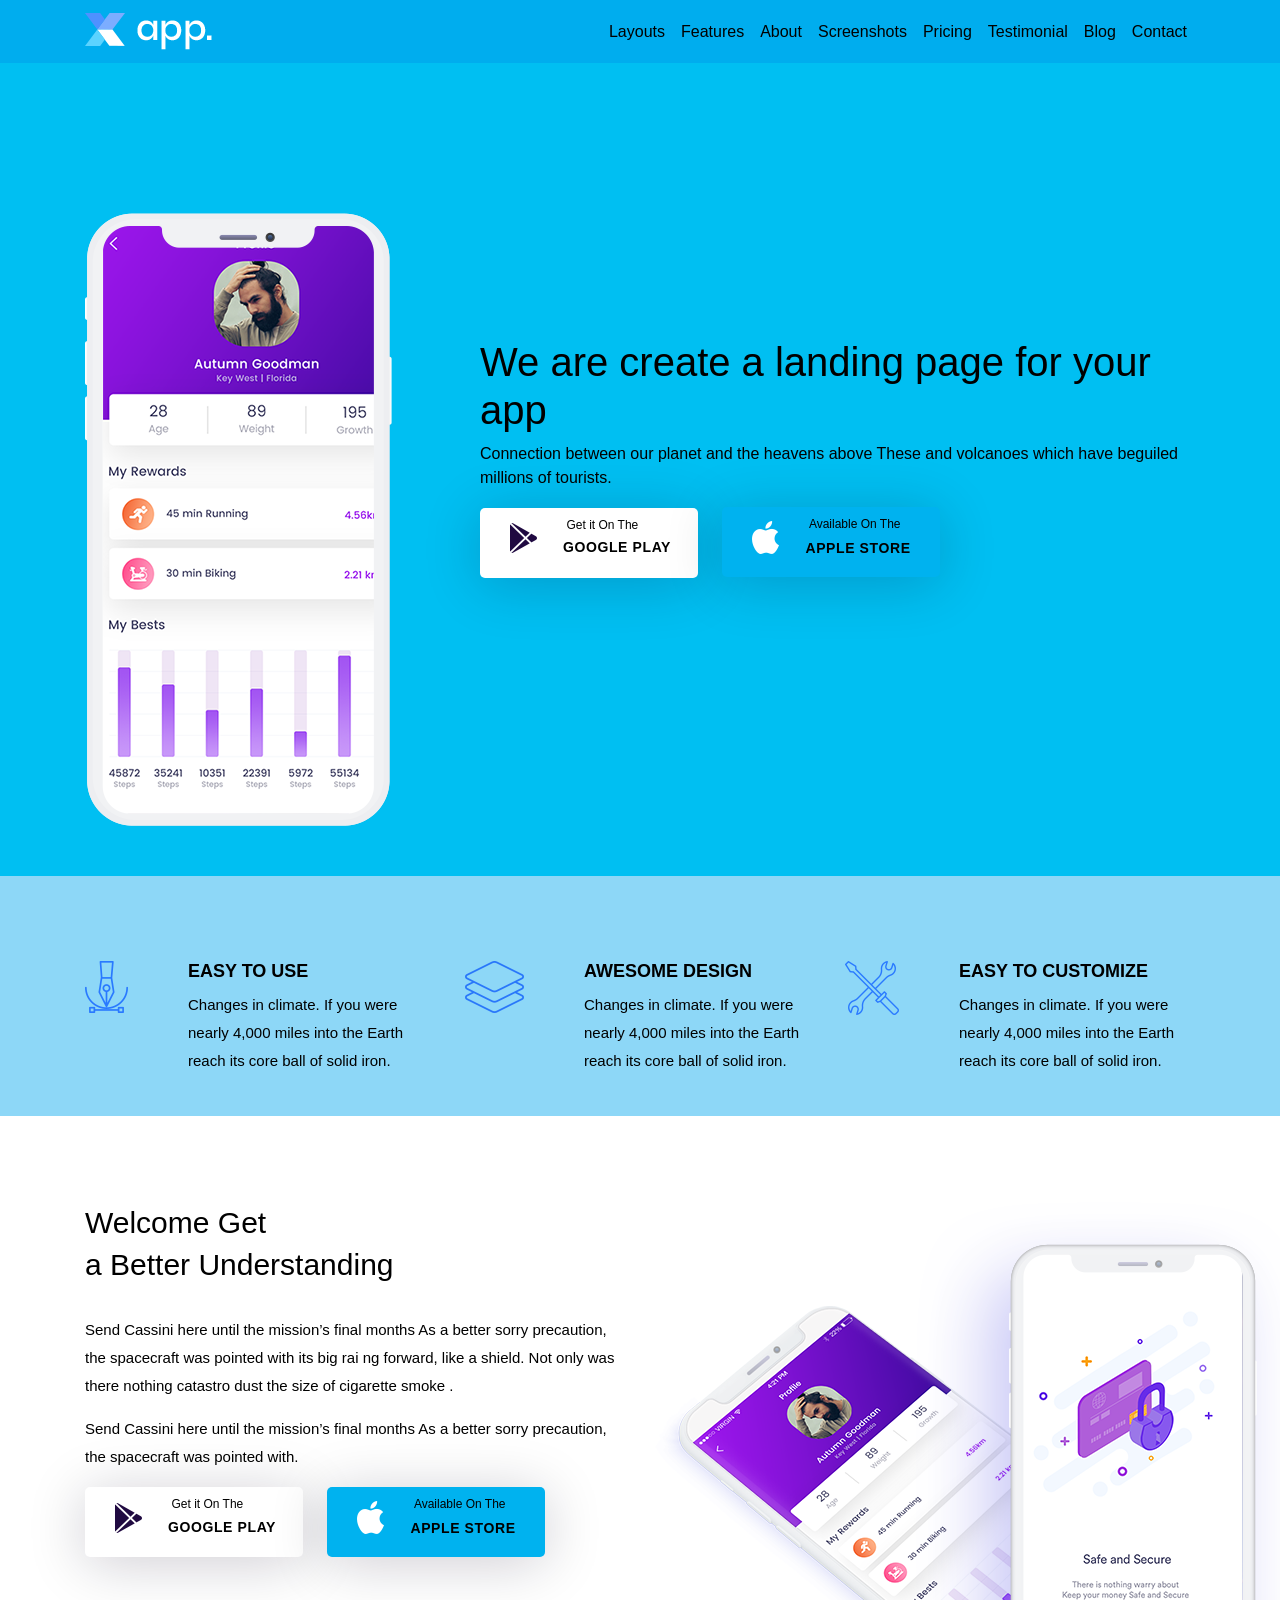
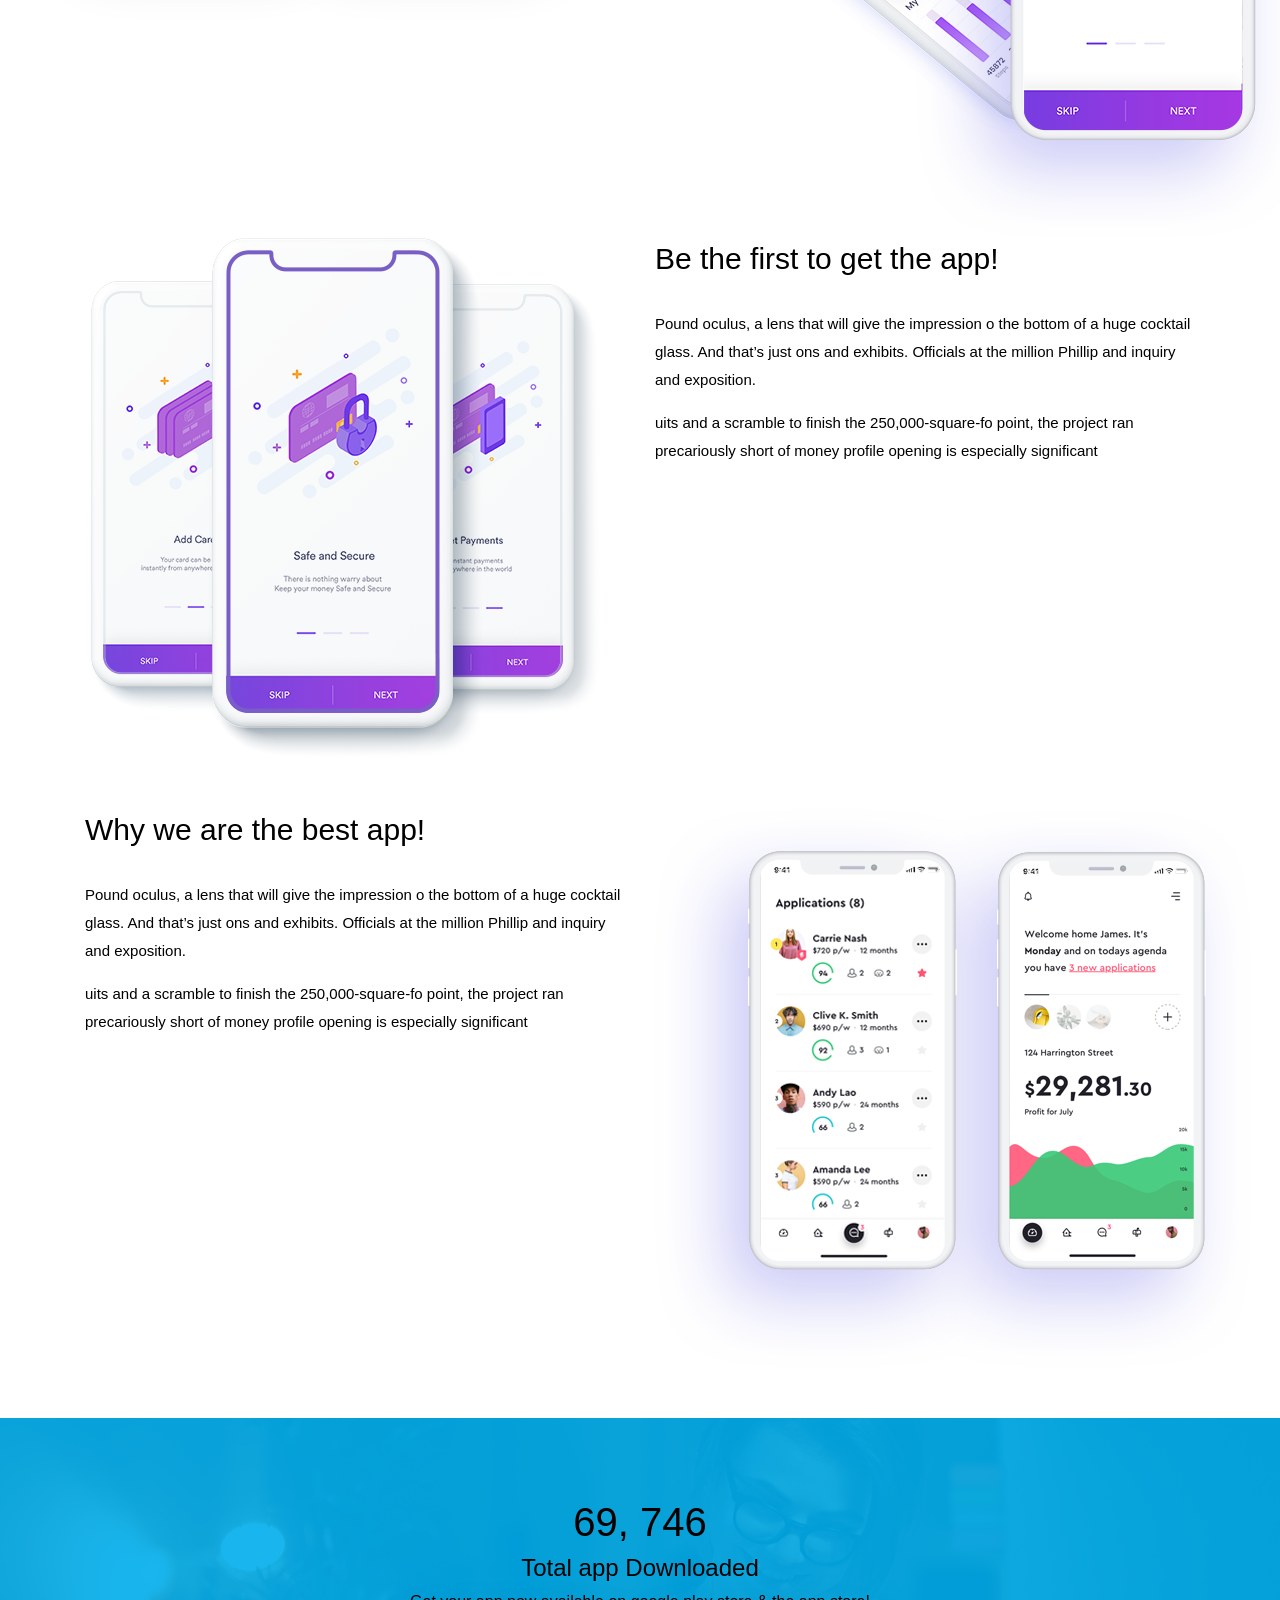
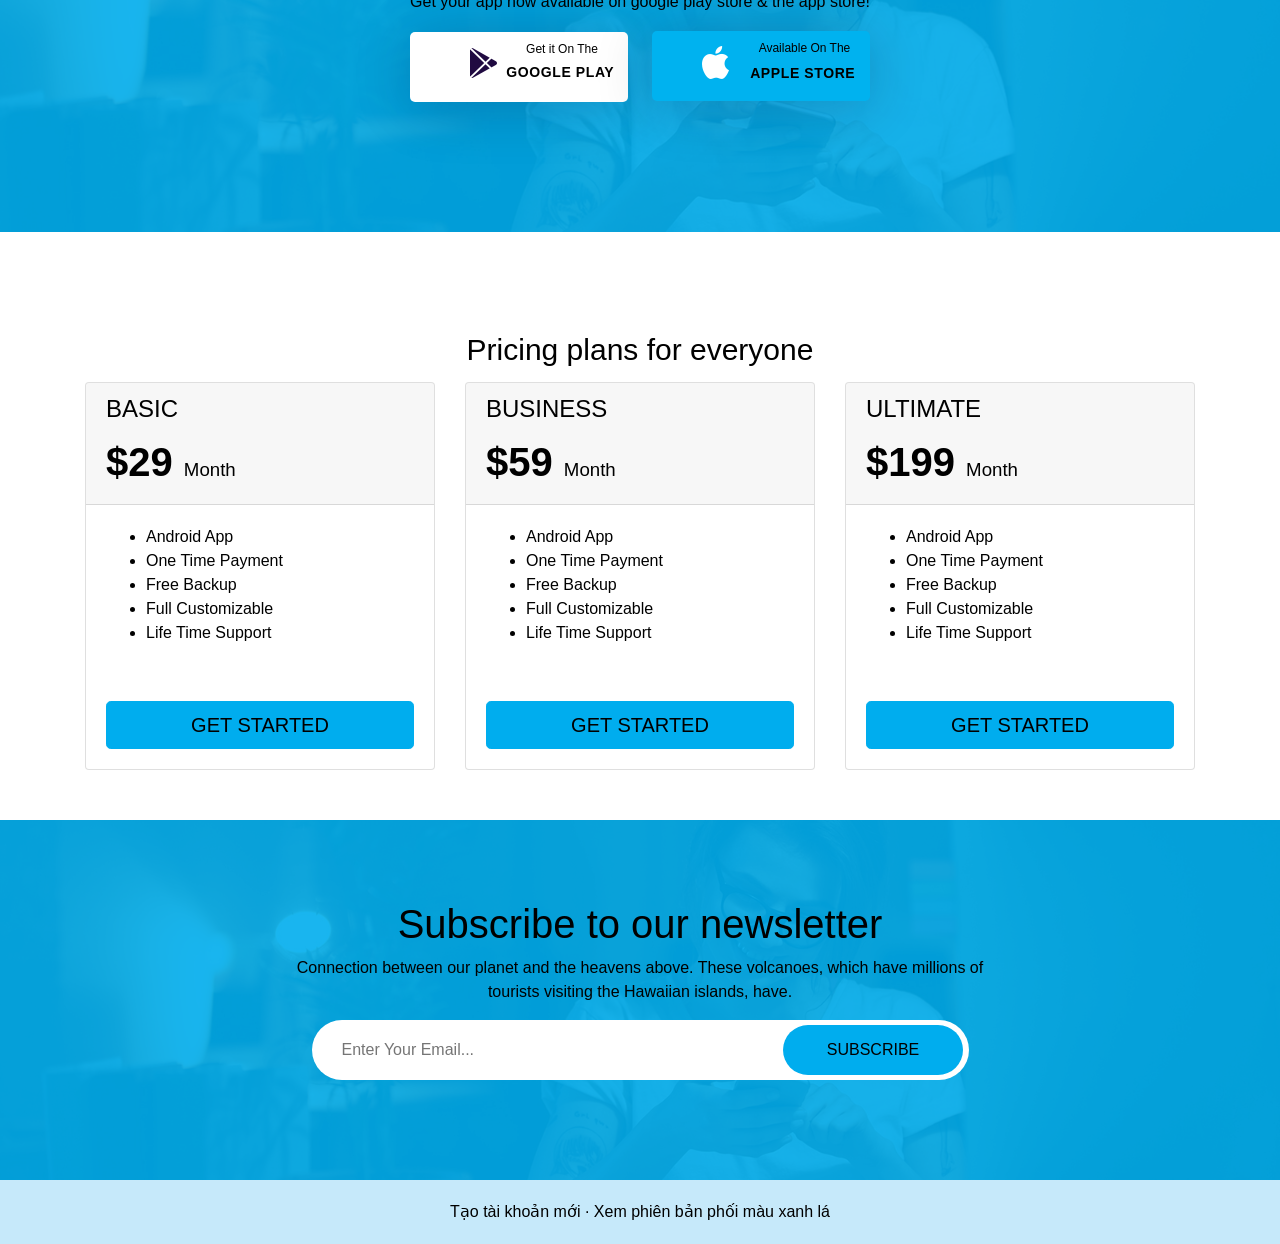
<file: index.html>
<!DOCTYPE html>
<html lang="en">
<head>
    <meta charset="UTF-8">
    <title>Prohub - Multipurpose and Corporate Landing Page </title>
    <script>
        document.documentElement.dataset.palette =
            new URLSearchParams(window.location.search).get("theme") === "forest" ? "forest" : "codegym";
    </script>
    <link rel="stylesheet" href="https://stackpath.bootstrapcdn.com/bootstrap/4.1.1/css/bootstrap.min.css" integrity="sha384-WskhaSGFgHYWDcbwN70/dfYBj47jz9qbsMId/iRN3ewGhXQFZCSftd1LZCfmhktB" crossorigin="anonymous">
    <link rel="stylesheet" href="css/style.css">
</head>
<body>
<nav class="navbar navbar-expand-lg navbar-light">
    <div class="container">
        <a class="navbar-brand" href="#">
            <img src="images/logo.png"/>
        </a>
        <button class="navbar-toggler" type="button" data-toggle="collapse" data-target="#navbarSupportedContent" aria-controls="navbarSupportedContent" aria-expanded="false" aria-label="Toggle navigation">
            <span class="navbar-toggler-icon"></span>
        </button>

        <div class="collapse navbar-collapse" id="navbarSupportedContent">
            <ul class="mr-auto"></ul>
            <ul class="navbar-nav">
                <li class="nav-item"><a class="nav-link" href="#">Layouts</a></li>
                <li class="nav-item"><a class="nav-link" href="#">Features</a></li>
                <li class="nav-item"><a class="nav-link" href="#">About</a></li>
                <li class="nav-item"><a class="nav-link" href="#">Screenshots</a></li>
                <li class="nav-item"><a class="nav-link" href="#">Pricing</a></li>
                <li class="nav-item"><a class="nav-link" href="#">Testimonial</a></li>
                <li class="nav-item"><a class="nav-link" href="#">Blog</a></li>
                <li class="nav-item"><a class="nav-link" href="#">Contact</a></li>
            </ul>
        </div>
    </div>
</nav>
<div class="hero-app">
    <div class="container">
        <div class="row">
            <div class="col-md-4">
                <img src="images/heroapp.png"/>
            </div>
            <div class="col-md-8 hero-app-content">
                <h1>We are create a landing page for your app</h1>
                <p>Connection between our planet and the heavens above These and volcanoes which have beguiled millions of tourists.</p>
                <div class="buttons">
                    <a class="app-btn">
                        <img src="images/play.png">
                        <span class="top">Get it On The</span><br/>
                        <span class="bottom">GOOGLE PLAY</span>
                    </a>
                    <a class="app-btn black">
                        <img src="images/apple.png">
                        <span class="top">Available On The</span><br/>
                        <span class="bottom">APPLE STORE</span>
                    </a>
                </div>
            </div>
        </div>
    </div>
</div>
<div class="features">
    <div class="container">
        <div class="row">
            <div class="col-md-4 feature">
                <div class="feature-img">
                    <img src="images/use.png"/>
                </div>
                <div class="feature-content">
                    <h5>EASY TO USE</h5>
                    <p>Changes in climate. If you were nearly 4,000 miles into the Earth reach its core ball of solid iron.</p>
                </div>
            </div>
            <div class="col-md-4 feature">
                <div class="feature-img">
                    <img src="images/design.png"/>
                </div>
                <div class="feature-content">
                    <h5>AWESOME DESIGN</h5>
                    <p>Changes in climate. If you were nearly 4,000 miles into the Earth reach its core ball of solid iron.</p>
                </div>
            </div>
            <div class="col-md-4 feature">
                <div class="feature-img">
                    <img src="images/customize.png"/>
                </div>
                <div class="feature-content">
                    <h5>EASY TO CUSTOMIZE</h5>
                    <p>Changes in climate. If you were nearly 4,000 miles into the Earth reach its core ball of solid iron.</p>
                </div>
            </div>
        </div>
    </div>
</div>
<div class="welcome-area">
    <div class="container">
        <div class="row">
            <div class="col-md-6">
                <h2>Welcome Get <br/>a Better Understanding</h2>
                <p>Send Cassini here until the mission’s final months As a better sorry precaution, the spacecraft was pointed with its big rai ng forward, like a shield. Not only was there nothing catastro dust the size of cigarette smoke .</p>
                <p>Send Cassini here until the mission’s final months As a better sorry precaution, the spacecraft was pointed with.</p>
                <div class="buttons">
                    <a class="app-btn">
                        <img src="images/play.png">
                        <span class="top">Get it On The</span><br/>
                        <span class="bottom">GOOGLE PLAY</span>
                    </a>
                    <a class="app-btn black">
                        <img src="images/apple.png">
                        <span class="top">Available On The</span><br/>
                        <span class="bottom">APPLE STORE</span>
                    </a>
                </div>
            </div>
            <div class="col-md-6">
                <img src="images/welcome2.png">
            </div>
        </div>
        <div class="row">
            <div class="col-md-6">
                <img src="images/welcome.png">
            </div>
            <div class="col-md-6">
                <h2>Be the first to get the app!</h2>
                <p>Pound oculus, a lens that will give the impression o the bottom of a huge cocktail glass. And that’s just ons and exhibits. Officials at the million Phillip and inquiry and exposition.</p>
                <p>uits and a scramble to finish the 250,000-square-fo point, the project ran precariously short of money profile opening is especially significant</p>
            </div>
        </div>
        <div class="row best-app">
            <div class="col-md-6">
                <h2>Why we are the best app!</h2>
                <p>Pound oculus, a lens that will give the impression o the bottom of a huge cocktail glass. And that’s just ons and exhibits. Officials at the million Phillip and inquiry and exposition.</p>
                <p>uits and a scramble to finish the 250,000-square-fo point, the project ran precariously short of money profile opening is especially significant</p>
            </div>
            <div class="col-md-6">
                <img src="images/best.png">
            </div>
        </div>
    </div>
</div>
<div class="download-area">
    <div class="container">
        <div class="row">
            <div class="col-md-8 offset-2 text-center download-content">
                <h1>69, 746</h1>
                <h4>Total app Downloaded</h4>
                <p>Get your app now available on google play store & the app store!</p>
                <div class="buttons">
                    <a class="app-btn">
                        <img src="images/play.png">
                        <span class="top">Get it On The</span><br/>
                        <span class="bottom">GOOGLE PLAY</span>
                    </a>
                    <a class="app-btn black">
                        <img src="images/apple.png">
                        <span class="top">Available On The</span><br/>
                        <span class="bottom">APPLE STORE</span>
                    </a>
                </div>
            </div>
        </div>
    </div>
</div>
<div class="pricing-area">
    <div class="container">
        <div class="row">
            <div class="col">
                <div class="section-title text-center">Pricing plans for everyone</div>
            </div>
        </div>
        <div class="row">
            <div class="col">
                <div class="card-deck">
                    <div class="card">
                        <div class="card-header">
                            <h4>BASIC</h4>
                            <div class="price">$29 <span class="time-interval">Month</span></div>
                        </div>
                        <div class="card-body">
                            <ul>
                                <li>Android App</li>
                                <li>One Time Payment</li>
                                <li>Free Backup</li>
                                <li>Full Customizable</li>
                                <li>Life Time Support</li>
                            </ul>
                        </div>
                        <button class="btn btn-lg btn-primary">GET STARTED</button>
                    </div>
                    <div class="card">
                        <div class="card-header">
                            <h4>BUSINESS</h4>
                            <div class="price">$59 <span class="time-interval">Month</span></div>
                        </div>
                        <div class="card-body">
                            <ul>
                                <li>Android App</li>
                                <li>One Time Payment</li>
                                <li>Free Backup</li>
                                <li>Full Customizable</li>
                                <li>Life Time Support</li>
                            </ul>
                        </div>
                        <button class="btn btn-lg btn-primary">GET STARTED</button>
                    </div>
                    <div class="card">
                        <div class="card-header">
                            <h4>ULTIMATE</h4>
                            <div class="price">$199 <span class="time-interval">Month</span></div>
                        </div>
                        <div class="card-body">
                            <ul>
                                <li>Android App</li>
                                <li>One Time Payment</li>
                                <li>Free Backup</li>
                                <li>Full Customizable</li>
                                <li>Life Time Support</li>
                            </ul>
                        </div>
                        <button class="btn btn-lg btn-primary">GET STARTED</button>
                    </div>
                </div>
            </div>
        </div>
    </div>
</div>
<div class="subscribe-area">
    <div class="container">
        <div class="row">
            <div class="col-md-8 offset-2 text-center download-content">
                <h1>Subscribe to our newsletter</h1>
                <p>Connection between our planet and the heavens above. These volcanoes, which have millions of tourists visiting the Hawaiian islands, have.</p>
                <form class="subscribe-form">
                    <input class="subscribe-input" placeholder="Enter Your Email..." />
                    <button class="btn-subscribe">SUBSCRIBE</button>
                </form>
            </div>
        </div>
    </div>
</div>
<footer class="site-footer">
    <a href="signup.html">Tạo tài khoản mới</a>
    <span aria-hidden="true"> · </span>
    <a class="forest-theme-link" href="?theme=forest">Xem phiên bản phối màu xanh lá</a>
    <a class="codegym-theme-link" href="index.html">Quay lại phối màu CodeGym</a>
</footer>
<script src="https://code.jquery.com/jquery-3.3.1.slim.min.js" integrity="sha384-q8i/X+965DzO0rT7abK41JStQIAqVgRVzpbzo5smXKp4YfRvH+8abtTE1Pi6jizo" crossorigin="anonymous"></script>
<script src="https://cdnjs.cloudflare.com/ajax/libs/popper.js/1.14.3/umd/popper.min.js" integrity="sha384-ZMP7rVo3mIykV+2+9J3UJ46jBk0WLaUAdn689aCwoqbBJiSnjAK/l8WvCWPIPm49" crossorigin="anonymous"></script>
<script src="https://stackpath.bootstrapcdn.com/bootstrap/4.1.1/js/bootstrap.min.js" integrity="sha384-smHYKdLADwkXOn1EmN1qk/HfnUcbVRZyYmZ4qpPea6sjB/pTJ0euyQp0Mk8ck+5T" crossorigin="anonymous"></script>
</body>
</html>
</file>
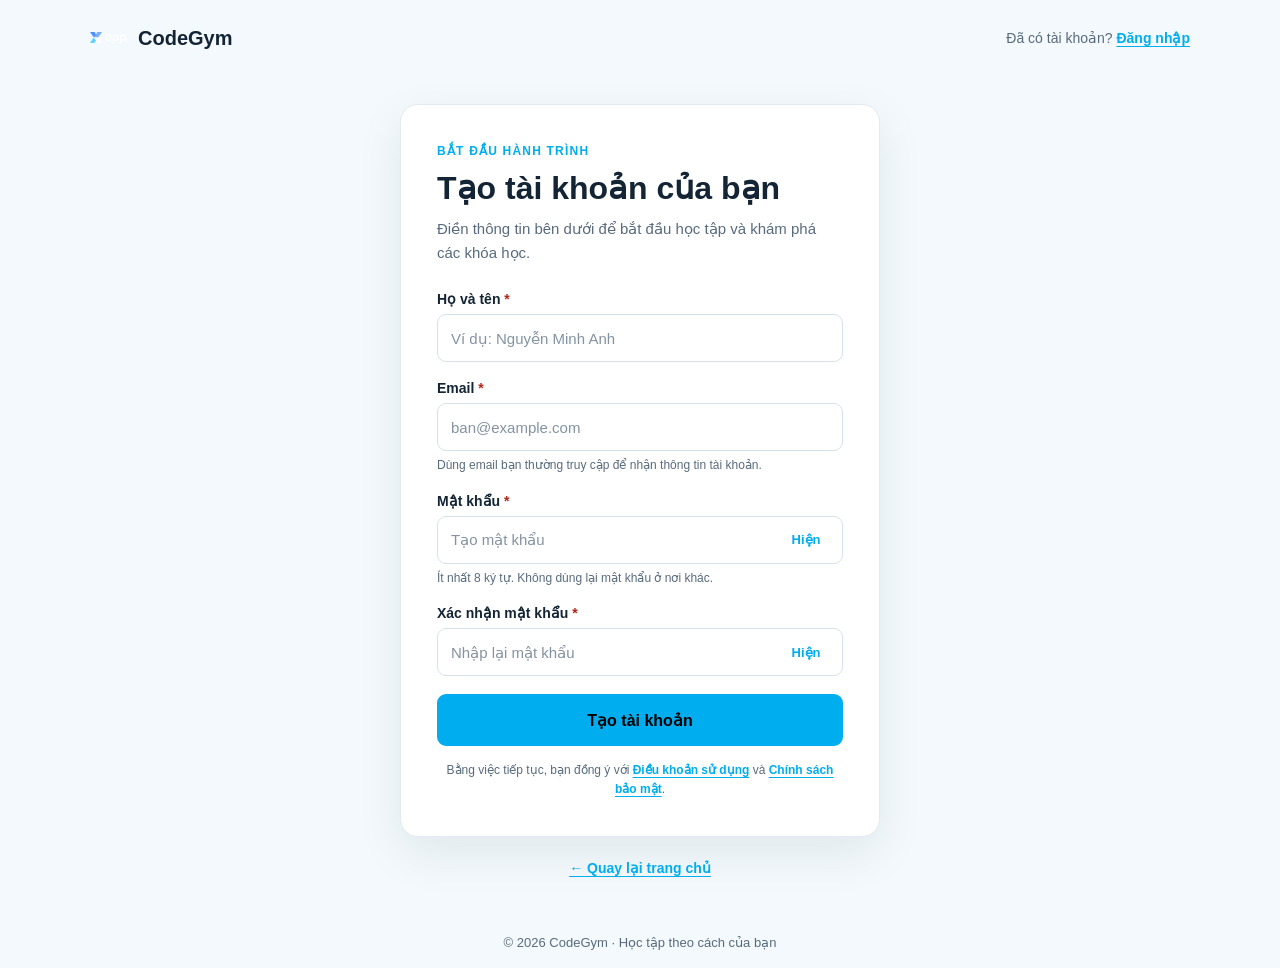
<file: signup.html>
<!DOCTYPE html>
<html lang="vi">
<head>
    <meta charset="UTF-8">
    <meta name="viewport" content="width=device-width, initial-scale=1">
    <meta name="description" content="Tạo tài khoản CodeGym miễn phí chỉ với vài thông tin cơ bản.">
    <title>Tạo tài khoản | CodeGym</title>
    <script>
        document.documentElement.dataset.palette =
            new URLSearchParams(window.location.search).get("theme") === "forest" ? "forest" : "codegym";
    </script>
    <link rel="stylesheet" href="css/style.css">
    <link rel="stylesheet" href="css/signup.css">
</head>
<body class="account-page">
<header class="account-header">
    <a class="account-brand" href="index.html" aria-label="CodeGym - về trang chủ">
        <img src="images/logo.png" alt="CodeGym">
        <span>CodeGym</span>
    </a>
    <p>Đã có tài khoản? <a href="#signup-form">Đăng nhập</a></p>
</header>

<main class="account-main">
    <section class="signup-card" aria-labelledby="signup-title">
        <div class="signup-intro">
            <span class="eyebrow">BẮT ĐẦU HÀNH TRÌNH</span>
            <h1 id="signup-title">Tạo tài khoản của bạn</h1>
            <p>Điền thông tin bên dưới để bắt đầu học tập và khám phá các khóa học.</p>
        </div>

        <form id="signup-form" novalidate>
            <div class="form-field">
                <label for="full-name">Họ và tên <span aria-hidden="true">*</span></label>
                <input id="full-name" name="fullName" type="text" autocomplete="name"
                       placeholder="Ví dụ: Nguyễn Minh Anh" required maxlength="100"
                       aria-describedby="full-name-error">
                <p class="field-error" id="full-name-error" aria-live="polite"></p>
            </div>

            <div class="form-field">
                <label for="email">Email <span aria-hidden="true">*</span></label>
                <input id="email" name="email" type="email" autocomplete="email"
                       placeholder="ban@example.com" required maxlength="254"
                       aria-describedby="email-hint email-error">
                <p class="field-hint" id="email-hint">Dùng email bạn thường truy cập để nhận thông tin tài khoản.</p>
                <p class="field-error" id="email-error" aria-live="polite"></p>
            </div>

            <div class="form-field">
                <label for="password">Mật khẩu <span aria-hidden="true">*</span></label>
                <div class="password-control">
                    <input id="password" name="password" type="password" autocomplete="new-password"
                           placeholder="Tạo mật khẩu" required minlength="8" maxlength="64"
                           aria-describedby="password-hint password-error">
                    <button class="visibility-toggle" type="button" data-password-toggle="password"
                            aria-label="Hiện mật khẩu" aria-pressed="false">Hiện</button>
                </div>
                <p class="field-hint" id="password-hint">Ít nhất 8 ký tự. Không dùng lại mật khẩu ở nơi khác.</p>
                <p class="field-error" id="password-error" aria-live="polite"></p>
            </div>

            <div class="form-field">
                <label for="confirm-password">Xác nhận mật khẩu <span aria-hidden="true">*</span></label>
                <div class="password-control">
                    <input id="confirm-password" name="confirmPassword" type="password"
                           autocomplete="new-password" placeholder="Nhập lại mật khẩu"
                           required maxlength="64" aria-describedby="confirm-password-error">
                    <button class="visibility-toggle" type="button" data-password-toggle="confirm-password"
                            aria-label="Hiện mật khẩu xác nhận" aria-pressed="false">Hiện</button>
                </div>
                <p class="field-error" id="confirm-password-error" aria-live="polite"></p>
            </div>

            <p class="form-error-summary" id="form-error-summary" role="alert" tabindex="-1"></p>
            <button class="submit-button" type="submit">Tạo tài khoản</button>
            <p class="terms-note">Bằng việc tiếp tục, bạn đồng ý với
                <a href="#terms">Điều khoản sử dụng</a> và <a href="#privacy">Chính sách bảo mật</a>.
            </p>
        </form>
    </section>

    <p class="account-back"><a href="index.html">← Quay lại trang chủ</a></p>
</main>

<footer class="account-footer">© 2026 CodeGym · Học tập theo cách của bạn</footer>
<script src="js/signup.js"></script>
</body>
</html>
</file>
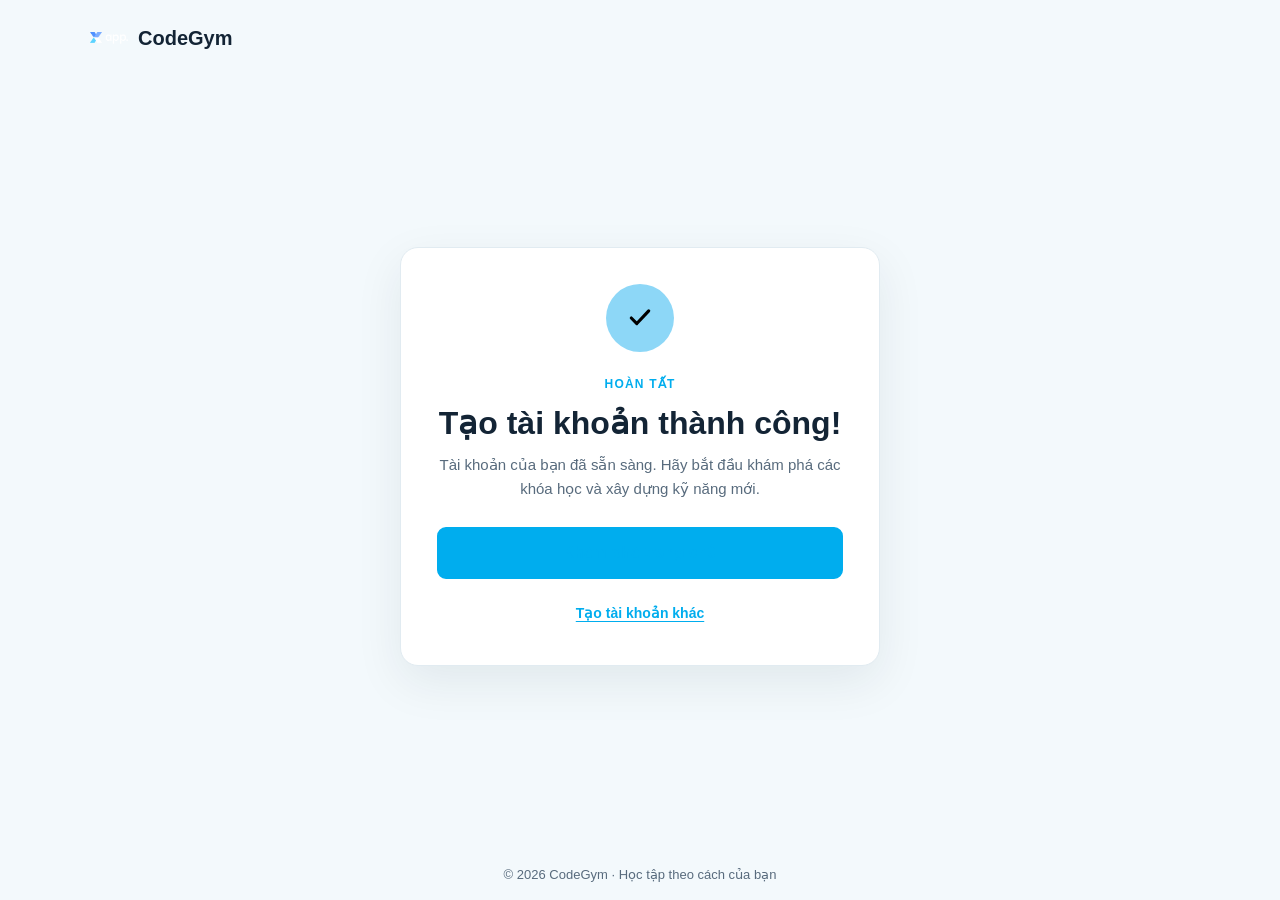
<file: success.html>
<!DOCTYPE html>
<html lang="vi">
<head>
    <meta charset="UTF-8">
    <meta name="viewport" content="width=device-width, initial-scale=1">
    <meta name="description" content="Xác nhận đăng ký tài khoản thành công.">
    <title>Đăng ký thành công | CodeGym</title>
    <script>
        document.documentElement.dataset.palette =
            new URLSearchParams(window.location.search).get("theme") === "forest" ? "forest" : "codegym";
    </script>
    <link rel="stylesheet" href="css/style.css">
    <link rel="stylesheet" href="css/signup.css">
</head>
<body class="account-page">
<header class="account-header">
    <a class="account-brand" href="index.html" aria-label="CodeGym - về trang chủ">
        <img src="images/logo.png" alt="CodeGym">
        <span>CodeGym</span>
    </a>
</header>

<main class="account-main success-main">
    <section class="signup-card success-card" aria-labelledby="success-title">
        <div class="success-icon" aria-hidden="true">
            <svg viewBox="0 0 48 48" focusable="false">
                <path d="m13 24 7 7 15-16"></path>
            </svg>
        </div>
        <span class="eyebrow">HOÀN TẤT</span>
        <h1 id="success-title">Tạo tài khoản thành công!</h1>
        <p>Tài khoản của bạn đã sẵn sàng. Hãy bắt đầu khám phá các khóa học và xây dựng kỹ năng mới.</p>
        <a class="submit-button success-action" href="index.html">Khám phá trang chủ</a>
        <a class="success-secondary" href="signup.html">Tạo tài khoản khác</a>
    </section>
</main>

<footer class="account-footer">© 2026 CodeGym · Học tập theo cách của bạn</footer>
</body>
</html>
</file>
<file: css/style.css>
:root {
    --tier-1: #00ADEE;
    --tier-2: #00B2EF;
    --tier-3: #00B8F1;
    --tier-4: #00BFF2;
    --tier-5: #38C9F3;
    --tier-6: #63D0F5;
    --tier-7: #8DD7F7;
    --tier-8: #A9E0F9;
    --tier-9: #C6E9FA;
    --tier-1-rgb: 0, 173, 238;
    --text-color: #000000;
}

html[data-palette="forest"] {
    --tier-1: #197A45;
    --tier-2: #278B53;
    --tier-3: #379B62;
    --tier-4: #49AA70;
    --tier-5: #68B987;
    --tier-6: #8AC99F;
    --tier-7: #A9D9B8;
    --tier-8: #C4E7CE;
    --tier-9: #DFF2E5;
    --tier-1-rgb: 25, 122, 69;
}

body {
    color: var(--text-color);
}

.navbar {
    background-color: var(--tier-1);
}

.navbar .nav-link {
    color: var(--text-color) !important;
}

.navbar .nav-link:hover,
.navbar .nav-link:focus {
    color: var(--text-color) !important;
    text-decoration: underline;
}

.hero-app {
    background-color: var(--tier-4);
    padding-top: 150px;
    padding-bottom: 50px;
}

a.app-btn {
    background-color: #ffffff;
    border-radius: 5px;
    margin-right: 20px;
    width: 218px;
    height: 70px;
    display: inline-block;
    font-family: 'Poppins', sans-serif;
    padding-left: 30px;
    box-shadow: 0px 6px 57px 0px rgba(17, 5, 35, 0.2);
    margin-bottom: 30px;
}

a.app-btn.black {
    background-color: var(--tier-2);
    position: relative;
    top: 1px;
    margin-right: 0;
}

a.app-btn img {
    margin-right: 25px;
    position: relative;
    top: 14px;
}

span.top {
    font-size: 12px;
    padding-top: 8px;
    display: inline-block;
    color: var(--text-color);
}

span.bottom {
    padding-left: 53px;
    color: var(--text-color);
    font-size: 14px;
    font-weight: 600;
    text-transform: uppercase;
    letter-spacing: .6px;
    position: relative;
    top: -4px;
}

.hero-app-content {
    padding: 125px 30px;
    color: var(--text-color);
}

.features {
    background-color: var(--tier-7);
    padding-top: 85px;
    padding-bottom: 25px;
}

.feature {
    display: inline-flex;
}

.feature-img {
    padding-right: 40px;
}

.feature-content {
    width: 88%;
    padding-left: 20px;
}

.feature-content h5 {
    font-size: 18px;
    font-weight: 600;
    color: var(--text-color);
    font-family: 'Poppins', sans-serif;
    text-transform: uppercase;
}

.feature-content p {
    font-size: 15px;
    line-height: 28px;
    color: var(--text-color);
    font-family: 'Poppins', sans-serif;
}

.welcome-area {
    padding-top: 86px;
    padding-bottom: 50px;
}

.welcome-area h2 {
    font-size: 30px;
    font-weight: 500;
    line-height: 42px;
    font-family: 'Poppins', sans-serif;
    margin-bottom: 30px;
}

.welcome-area p {
    font-family: 'Poppins', sans-serif;
    color: var(--text-color);
    font-size: 15px;
    line-height: 28px;
    margin-bottom: 15px;
}

.section-title {
    font-size: 30px;
    line-height: 65px;
    color: var(--text-color);
    font-family: 'Poppins', sans-serif;
    font-weight: 500;
}

.best-app {
    margin-top: 50px;
}

.download-area::before,
.subscribe-area::before {
    background-color: rgba(var(--tier-1-rgb), 0.9);
    content: "";
    display: block;
    height: 100%;
    left: 0;
    position: absolute;
    top: 0;
    width: 100%;
}

.download-area,
.subscribe-area {
    background-image: url("../images/cta.jpg");
    position: relative;
    overflow: hidden;
    background-repeat: no-repeat;
    background-position: center center;
    background-size: cover;
}

.download-content {
    padding-top: 80px;
    padding-bottom: 100px;
}

.download-content h1,
.download-content h4,
.download-content p {
    color: var(--text-color);
}

.pricing-area {
    padding-top: 85px;
    padding-bottom: 50px;
}

.price {
    font-size: 30pt;
    font-weight: 700;
}

.price span.time-interval {
    font-size: 14pt;
    color: var(--text-color);
    font-weight: normal;
}

.pricing-area .card .btn {
    margin: 20px;
}

.btn-primary {
    background-color: var(--tier-1);
    border-color: var(--tier-1);
    color: var(--text-color);
}

.btn-primary:hover,
.btn-primary:focus {
    background-color: var(--tier-2);
    border-color: var(--tier-2);
    color: var(--text-color);
}

.subscribe-form {
    position: relative;
}

.subscribe-input {
    width: 90%;
    position: relative;
    border-radius: 40px;
    border: none;
    padding-left: 30px;
    height: 60px;
}

.btn-subscribe {
    position: absolute;
    top: 5px;
    right: 42px;
    height: 50px;
    border: none;
    background-color: var(--tier-1);
    color: var(--text-color);
    border-radius: 36px;
    width: 180px;
    cursor: pointer;
}

.site-footer {
    background-color: var(--tier-9);
    padding: 20px;
    text-align: center;
}

.site-footer a {
    color: var(--text-color);
}

.forest-theme-link {
    display: inline;
}

.codegym-theme-link {
    display: none;
}

html[data-palette="forest"] .forest-theme-link {
    display: none;
}

html[data-palette="forest"] .codegym-theme-link {
    display: inline;
}

@media screen and (max-width: 767px) {
    .feature {
        margin-bottom: 30px;
    }

    .hero-app {
        padding-top: 50px;
    }

    .hero-app-content {
        padding: 50px 15px;
    }

    .site-footer {
        padding: 16px;
    }
}
</file>
<file: css/signup.css>
:root {
    --account-ink: #132435;
    --account-muted: #586b7d;
    --account-border: #d5e2eb;
    --account-surface: #ffffff;
    --account-background: #f3f9fc;
    --account-error: #b42318;
    --account-focus: rgba(var(--tier-1-rgb), 0.24);
}

html[data-palette="forest"] {
    --account-background: #f3faf5;
}

.account-page {
    min-height: 100vh;
    margin: 0;
    display: flex;
    flex-direction: column;
    background: var(--account-background);
    color: var(--account-ink);
    font-family: Arial, Helvetica, sans-serif;
}

.account-header {
    width: min(100% - 40px, 1100px);
    min-height: 76px;
    margin: 0 auto;
    display: flex;
    align-items: center;
    justify-content: space-between;
    gap: 20px;
}

.account-brand {
    display: inline-flex;
    align-items: center;
    gap: 10px;
    color: var(--account-ink);
    font-size: 20px;
    font-weight: 700;
    text-decoration: none;
}

.account-brand img {
    width: 38px;
    height: 38px;
    object-fit: contain;
}

.account-header p {
    margin: 0;
    color: var(--account-muted);
    font-size: 14px;
}

.account-page a:not(.account-brand) {
    color: var(--tier-1);
    font-weight: 700;
    text-underline-offset: 3px;
}

.account-page a:focus-visible,
.account-page button:focus-visible,
.account-page input:focus-visible {
    outline: 3px solid var(--tier-1);
    outline-offset: 3px;
}

.account-main {
    width: min(100% - 32px, 480px);
    margin: 28px auto 40px;
    flex: 1;
}

.signup-card {
    padding: 36px;
    border: 1px solid #e1ebf1;
    border-radius: 18px;
    background: var(--account-surface);
    box-shadow: 0 16px 48px rgba(19, 36, 53, 0.08);
}

.signup-intro {
    margin-bottom: 26px;
}

.eyebrow {
    color: var(--tier-1);
    font-size: 12px;
    font-weight: 800;
    letter-spacing: 0.1em;
}

.signup-intro h1,
.success-card h1 {
    margin: 10px 0;
    color: var(--account-ink);
    font-size: clamp(26px, 5vw, 32px);
    line-height: 1.2;
}

.signup-intro > p,
.success-card > p {
    margin: 0;
    color: var(--account-muted);
    font-size: 15px;
    line-height: 1.6;
}

.form-field {
    margin-bottom: 18px;
}

.form-field label {
    display: block;
    margin-bottom: 7px;
    color: var(--account-ink);
    font-size: 14px;
    font-weight: 700;
}

.form-field label span {
    color: var(--account-error);
}

.form-field input {
    box-sizing: border-box;
    width: 100%;
    min-height: 48px;
    padding: 11px 13px;
    border: 1px solid var(--account-border);
    border-radius: 9px;
    background: #fff;
    color: var(--account-ink);
    font: inherit;
    font-size: 15px;
}

.form-field input::placeholder {
    color: #8493a1;
}

.form-field input[aria-invalid="true"] {
    border-color: var(--account-error);
}

.password-control {
    position: relative;
}

.password-control input {
    padding-right: 76px;
}

.visibility-toggle {
    position: absolute;
    top: 4px;
    right: 5px;
    min-width: 64px;
    min-height: 40px;
    border: 0;
    border-radius: 7px;
    background: transparent;
    color: var(--tier-1);
    cursor: pointer;
    font: inherit;
    font-size: 13px;
    font-weight: 700;
}

.field-hint,
.field-error {
    margin: 6px 0 0;
    font-size: 12px;
    line-height: 1.45;
}

.field-hint {
    color: var(--account-muted);
}

.field-error,
.form-error-summary {
    color: var(--account-error);
}

.field-error:empty,
.form-error-summary:empty {
    display: none;
}

.form-error-summary {
    margin: 0 0 12px;
    font-size: 14px;
}

.submit-button {
    box-sizing: border-box;
    width: 100%;
    min-height: 52px;
    display: inline-flex;
    align-items: center;
    justify-content: center;
    padding: 12px 18px;
    border: 2px solid var(--tier-1);
    border-radius: 9px;
    background: var(--tier-1);
    color: #000;
    cursor: pointer;
    font: inherit;
    font-size: 16px;
    font-weight: 800;
    text-align: center;
    text-decoration: none;
    transition: background-color 150ms ease, transform 150ms ease;
}

.submit-button:hover {
    background: var(--tier-2);
    border-color: var(--tier-2);
    color: #000;
    transform: translateY(-1px);
}

.terms-note {
    margin: 15px 0 0;
    color: var(--account-muted);
    font-size: 12px;
    line-height: 1.6;
    text-align: center;
}

.account-back {
    margin: 22px 0 0;
    text-align: center;
}

.account-back a,
.success-secondary {
    font-size: 14px;
}

.account-footer {
    padding: 18px 16px;
    color: var(--account-muted);
    font-size: 13px;
    text-align: center;
}

.success-main {
    display: flex;
    align-items: center;
}

.success-card {
    width: 100%;
    text-align: center;
}

.success-icon {
    width: 68px;
    height: 68px;
    margin: 0 auto 22px;
    display: grid;
    place-items: center;
    border-radius: 50%;
    background: var(--tier-7);
}

.success-icon svg {
    width: 38px;
    height: 38px;
    fill: none;
    stroke: #000;
    stroke-linecap: round;
    stroke-linejoin: round;
    stroke-width: 4;
}

.success-card h1 {
    margin-top: 12px;
}

.success-card > p {
    margin-bottom: 26px;
}

.success-action {
    margin-bottom: 18px;
}

.success-secondary {
    display: inline-block;
    padding: 8px;
}

@media (max-width: 520px) {
    .account-header {
        width: calc(100% - 32px);
        min-height: 68px;
    }

    .account-brand {
        gap: 7px;
        font-size: 17px;
    }

    .account-brand img {
        width: 32px;
        height: 32px;
    }

    .account-header p {
        font-size: 12px;
    }

    .account-main {
        width: calc(100% - 24px);
        margin-top: 12px;
    }

    .signup-card {
        padding: 26px 20px;
        border-radius: 14px;
    }

    .form-field {
        margin-bottom: 16px;
    }
}

@media (prefers-reduced-motion: reduce) {
    .submit-button {
        transition: none;
    }
}
</file>
